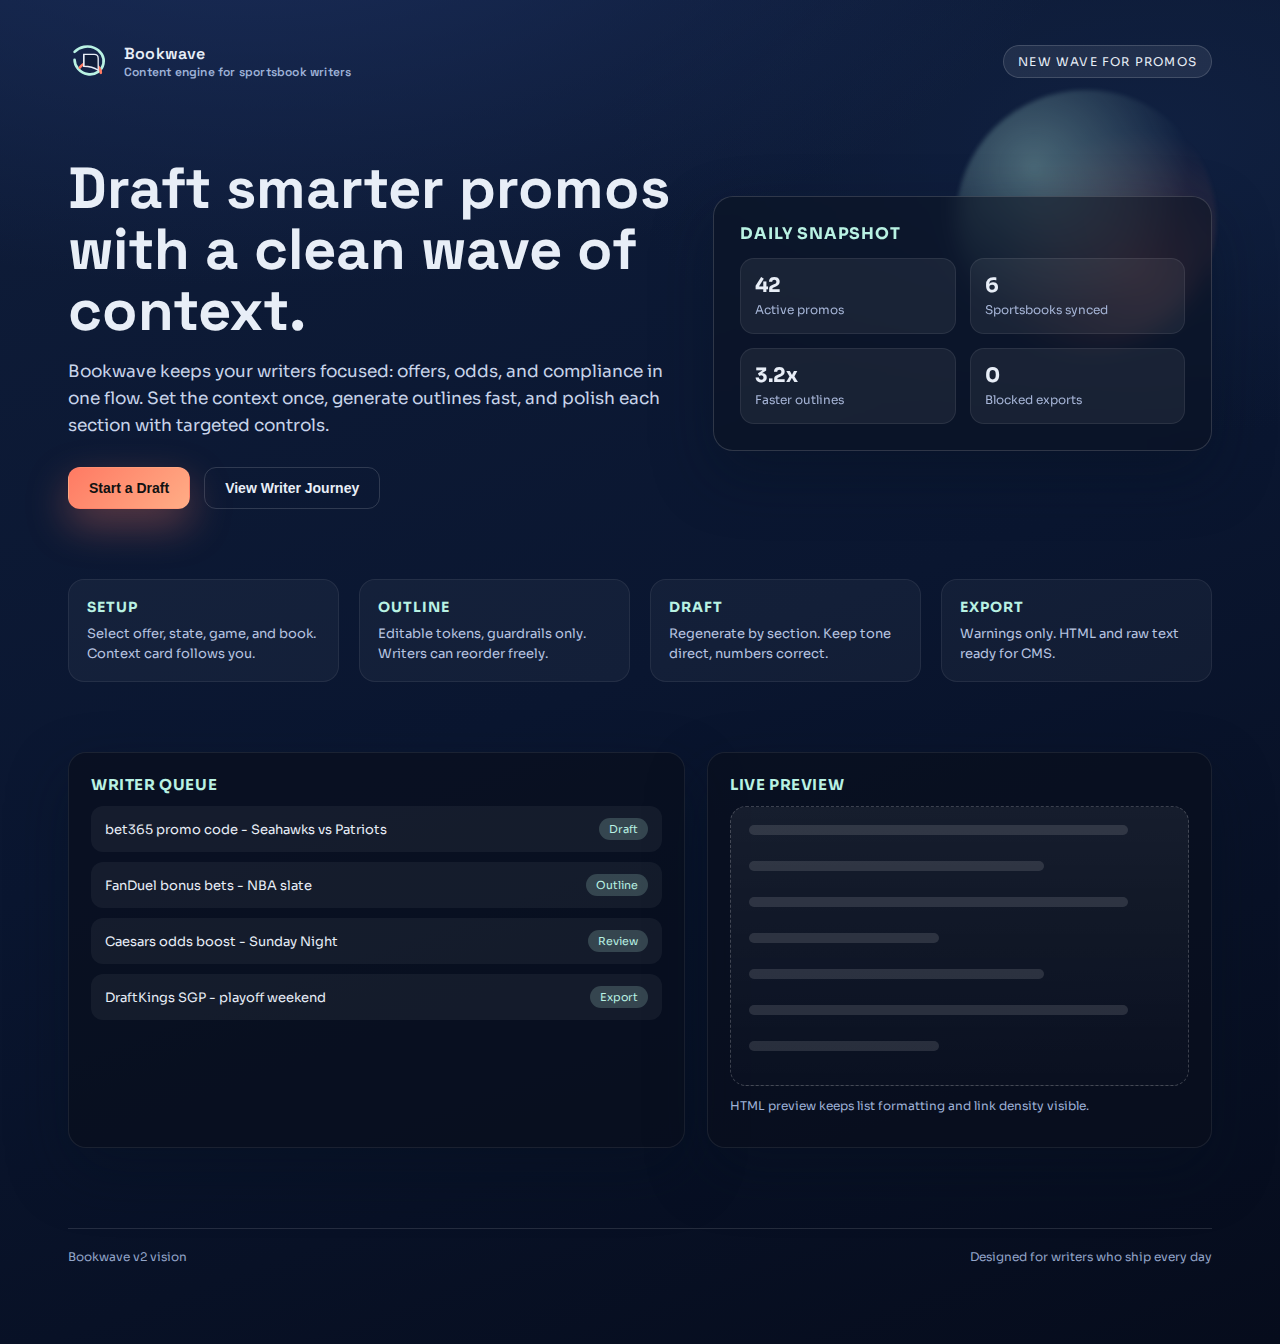
<file: bookwave.html>
<!doctype html>
<html lang="en">
  <head>
    <meta charset="utf-8" />
    <meta name="viewport" content="width=device-width, initial-scale=1" />
    <title>Bookwave</title>
    <link rel="preconnect" href="https://fonts.googleapis.com" />
    <link rel="preconnect" href="https://fonts.gstatic.com" crossorigin />
    <link href="https://fonts.googleapis.com/css2?family=Sora:wght@300;400;500;600;700&family=Space+Grotesk:wght@400;500;600;700&display=swap" rel="stylesheet" />
    <style>
      :root {
        --ink: #0b1220;
        --deep: #0f1d3a;
        --wave: #1b2f63;
        --foam: #b9f2e3;
        --reef: #ff7a63;
        --mist: #e8eef7;
        --glass: rgba(255, 255, 255, 0.08);
        --stroke: rgba(255, 255, 255, 0.15);
        --shadow: 0 24px 60px rgba(7, 16, 32, 0.35);
      }

      * {
        box-sizing: border-box;
      }

      body {
        margin: 0;
        font-family: "Sora", system-ui, sans-serif;
        color: var(--mist);
        background: radial-gradient(1200px 600px at 20% -10%, #1a2d5a 0%, transparent 70%),
          radial-gradient(900px 500px at 90% 10%, #102040 0%, transparent 60%),
          linear-gradient(160deg, var(--deep) 0%, #0a1630 50%, #060c1c 100%);
        min-height: 100vh;
      }

      .shell {
        max-width: 1200px;
        margin: 0 auto;
        padding: 40px 28px 80px;
      }

      header {
        display: flex;
        align-items: center;
        justify-content: space-between;
        gap: 24px;
      }

      .brand {
        display: flex;
        align-items: center;
        gap: 14px;
        font-family: "Space Grotesk", system-ui, sans-serif;
        font-weight: 600;
        letter-spacing: 0.2px;
      }

      .brand svg {
        width: 42px;
        height: 42px;
      }

      .pill {
        display: inline-flex;
        align-items: center;
        gap: 8px;
        padding: 8px 14px;
        border-radius: 999px;
        background: var(--glass);
        border: 1px solid var(--stroke);
        font-size: 12px;
        text-transform: uppercase;
        letter-spacing: 1.2px;
      }

      .hero {
        display: grid;
        grid-template-columns: 1.1fr 0.9fr;
        gap: 36px;
        align-items: center;
        margin-top: 56px;
      }

      .hero h1 {
        font-family: "Space Grotesk", system-ui, sans-serif;
        font-size: clamp(36px, 5vw, 58px);
        line-height: 1.05;
        margin: 20px 0 16px;
      }

      .hero p {
        font-size: 17px;
        line-height: 1.6;
        color: #c8d4ea;
      }

      .cta-row {
        display: flex;
        gap: 14px;
        flex-wrap: wrap;
        margin-top: 28px;
      }

      .cta {
        padding: 12px 20px;
        border-radius: 12px;
        font-weight: 600;
        border: 1px solid transparent;
        cursor: pointer;
        font-size: 14px;
      }

      .cta.primary {
        background: linear-gradient(135deg, var(--reef), #ffad86);
        color: #111;
        box-shadow: 0 16px 40px rgba(255, 122, 99, 0.35);
      }

      .cta.secondary {
        background: transparent;
        border-color: var(--stroke);
        color: var(--mist);
      }

      .hero-card {
        background: rgba(11, 18, 32, 0.55);
        border: 1px solid var(--stroke);
        border-radius: 20px;
        padding: 26px;
        box-shadow: var(--shadow);
        backdrop-filter: blur(10px);
      }

      .hero-card h3 {
        margin: 0 0 14px;
        font-size: 16px;
        letter-spacing: 0.8px;
        text-transform: uppercase;
        color: var(--foam);
      }

      .metrics {
        display: grid;
        grid-template-columns: repeat(2, 1fr);
        gap: 14px;
      }

      .metric {
        background: rgba(255, 255, 255, 0.06);
        border: 1px solid rgba(255, 255, 255, 0.08);
        border-radius: 14px;
        padding: 14px;
      }

      .metric strong {
        font-size: 20px;
        display: block;
      }

      .metric span {
        font-size: 12px;
        color: #a7b6d8;
      }

      .flow {
        margin-top: 70px;
        display: grid;
        grid-template-columns: repeat(4, 1fr);
        gap: 20px;
      }

      .flow-step {
        background: rgba(255, 255, 255, 0.04);
        border-radius: 16px;
        padding: 18px;
        border: 1px solid rgba(255, 255, 255, 0.07);
      }

      .flow-step h4 {
        margin: 0 0 8px;
        font-size: 14px;
        text-transform: uppercase;
        letter-spacing: 1px;
        color: var(--foam);
      }

      .flow-step p {
        margin: 0;
        font-size: 13px;
        color: #b7c4e0;
        line-height: 1.5;
      }

      .dashboard {
        margin-top: 70px;
        display: grid;
        grid-template-columns: 1.1fr 0.9fr;
        gap: 22px;
      }

      .panel {
        background: rgba(8, 14, 28, 0.7);
        border: 1px solid rgba(255, 255, 255, 0.08);
        border-radius: 18px;
        padding: 22px;
        box-shadow: var(--shadow);
      }

      .panel h3 {
        margin: 0 0 12px;
        font-size: 15px;
        letter-spacing: 0.6px;
        text-transform: uppercase;
        color: var(--foam);
      }

      .list {
        display: grid;
        gap: 10px;
      }

      .list-item {
        display: flex;
        justify-content: space-between;
        align-items: center;
        background: rgba(255, 255, 255, 0.05);
        border-radius: 12px;
        padding: 12px 14px;
        font-size: 13px;
      }

      .status {
        padding: 4px 10px;
        border-radius: 999px;
        font-size: 11px;
        background: rgba(185, 242, 227, 0.2);
        color: var(--foam);
      }

      .preview {
        height: 280px;
        border-radius: 16px;
        border: 1px dashed rgba(255, 255, 255, 0.2);
        background: linear-gradient(180deg, rgba(255, 255, 255, 0.06), rgba(255, 255, 255, 0.01));
        padding: 18px;
        display: grid;
        gap: 10px;
      }

      .preview .line {
        height: 10px;
        background: rgba(255, 255, 255, 0.12);
        border-radius: 999px;
      }

      .preview .line.wide {
        width: 90%;
      }

      .preview .line.mid {
        width: 70%;
      }

      .preview .line.short {
        width: 45%;
      }

      .footer {
        margin-top: 80px;
        display: flex;
        justify-content: space-between;
        align-items: center;
        border-top: 1px solid rgba(255, 255, 255, 0.12);
        padding-top: 20px;
        font-size: 12px;
        color: #93a5c9;
      }

      .wave {
        position: absolute;
        right: 5%;
        top: 10%;
        width: 260px;
        height: 260px;
        border-radius: 50%;
        background: radial-gradient(circle at 30% 30%, rgba(185, 242, 227, 0.35), transparent 60%),
          radial-gradient(circle at 70% 70%, rgba(255, 122, 99, 0.25), transparent 55%);
        filter: blur(2px);
        animation: float 8s ease-in-out infinite;
        z-index: -1;
      }

      @keyframes float {
        0%, 100% { transform: translateY(0); }
        50% { transform: translateY(18px); }
      }

      @media (max-width: 960px) {
        .hero {
          grid-template-columns: 1fr;
        }
        .flow, .dashboard {
          grid-template-columns: 1fr;
        }
        header {
          flex-direction: column;
          align-items: flex-start;
        }
      }
    </style>
  </head>
  <body>
    <div class="wave"></div>
    <div class="shell">
      <header>
        <div class="brand">
          <svg viewBox="0 0 64 64" fill="none" xmlns="http://www.w3.org/2000/svg" aria-hidden="true">
            <path d="M10 18C18 10 30 8 40 12C50 16 56 26 54 36C52 46 42 54 30 52C18 50 10 40 10 30" stroke="#B9F2E3" stroke-width="4" stroke-linecap="round"/>
            <path d="M18 42C22 36 30 34 38 36C46 38 50 44 50 50" stroke="#FF7A63" stroke-width="4" stroke-linecap="round"/>
            <path d="M24 22H40C44 22 46 24 46 28V46C40 42 34 40 24 40V22Z" fill="#0f1d3a" stroke="#E8EEF7" stroke-width="2"/>
            <path d="M24 22V40" stroke="#E8EEF7" stroke-width="2"/>
          </svg>
          <div>
            <div>Bookwave</div>
            <div style="font-size:12px; color:#9fb2d8;">Content engine for sportsbook writers</div>
          </div>
        </div>
        <span class="pill">New wave for promos</span>
      </header>

      <section class="hero">
        <div>
          <h1>Draft smarter promos with a clean wave of context.</h1>
          <p>
            Bookwave keeps your writers focused: offers, odds, and
            compliance in one flow. Set the context once, generate
            outlines fast, and polish each section with targeted
            controls.
          </p>
          <div class="cta-row">
            <button class="cta primary">Start a Draft</button>
            <button class="cta secondary">View Writer Journey</button>
          </div>
        </div>
        <div class="hero-card">
          <h3>Daily Snapshot</h3>
          <div class="metrics">
            <div class="metric">
              <strong>42</strong>
              <span>Active promos</span>
            </div>
            <div class="metric">
              <strong>6</strong>
              <span>Sportsbooks synced</span>
            </div>
            <div class="metric">
              <strong>3.2x</strong>
              <span>Faster outlines</span>
            </div>
            <div class="metric">
              <strong>0</strong>
              <span>Blocked exports</span>
            </div>
          </div>
        </div>
      </section>

      <section class="flow">
        <div class="flow-step">
          <h4>Setup</h4>
          <p>Select offer, state, game, and book. Context card follows you.</p>
        </div>
        <div class="flow-step">
          <h4>Outline</h4>
          <p>Editable tokens, guardrails only. Writers can reorder freely.</p>
        </div>
        <div class="flow-step">
          <h4>Draft</h4>
          <p>Regenerate by section. Keep tone direct, numbers correct.</p>
        </div>
        <div class="flow-step">
          <h4>Export</h4>
          <p>Warnings only. HTML and raw text ready for CMS.</p>
        </div>
      </section>

      <section class="dashboard">
        <div class="panel">
          <h3>Writer Queue</h3>
          <div class="list">
            <div class="list-item">
              <span>bet365 promo code - Seahawks vs Patriots</span>
              <span class="status">Draft</span>
            </div>
            <div class="list-item">
              <span>FanDuel bonus bets - NBA slate</span>
              <span class="status">Outline</span>
            </div>
            <div class="list-item">
              <span>Caesars odds boost - Sunday Night</span>
              <span class="status">Review</span>
            </div>
            <div class="list-item">
              <span>DraftKings SGP - playoff weekend</span>
              <span class="status">Export</span>
            </div>
          </div>
        </div>
        <div class="panel">
          <h3>Live Preview</h3>
          <div class="preview">
            <div class="line wide"></div>
            <div class="line mid"></div>
            <div class="line wide"></div>
            <div class="line short"></div>
            <div class="line mid"></div>
            <div class="line wide"></div>
            <div class="line short"></div>
          </div>
          <p style="font-size: 12px; color: #9fb2d8;">
            HTML preview keeps list formatting and link density visible.
          </p>
        </div>
      </section>

      <div class="footer">
        <span>Bookwave v2 vision</span>
        <span>Designed for writers who ship every day</span>
      </div>
    </div>
  </body>
</html>
</file>
